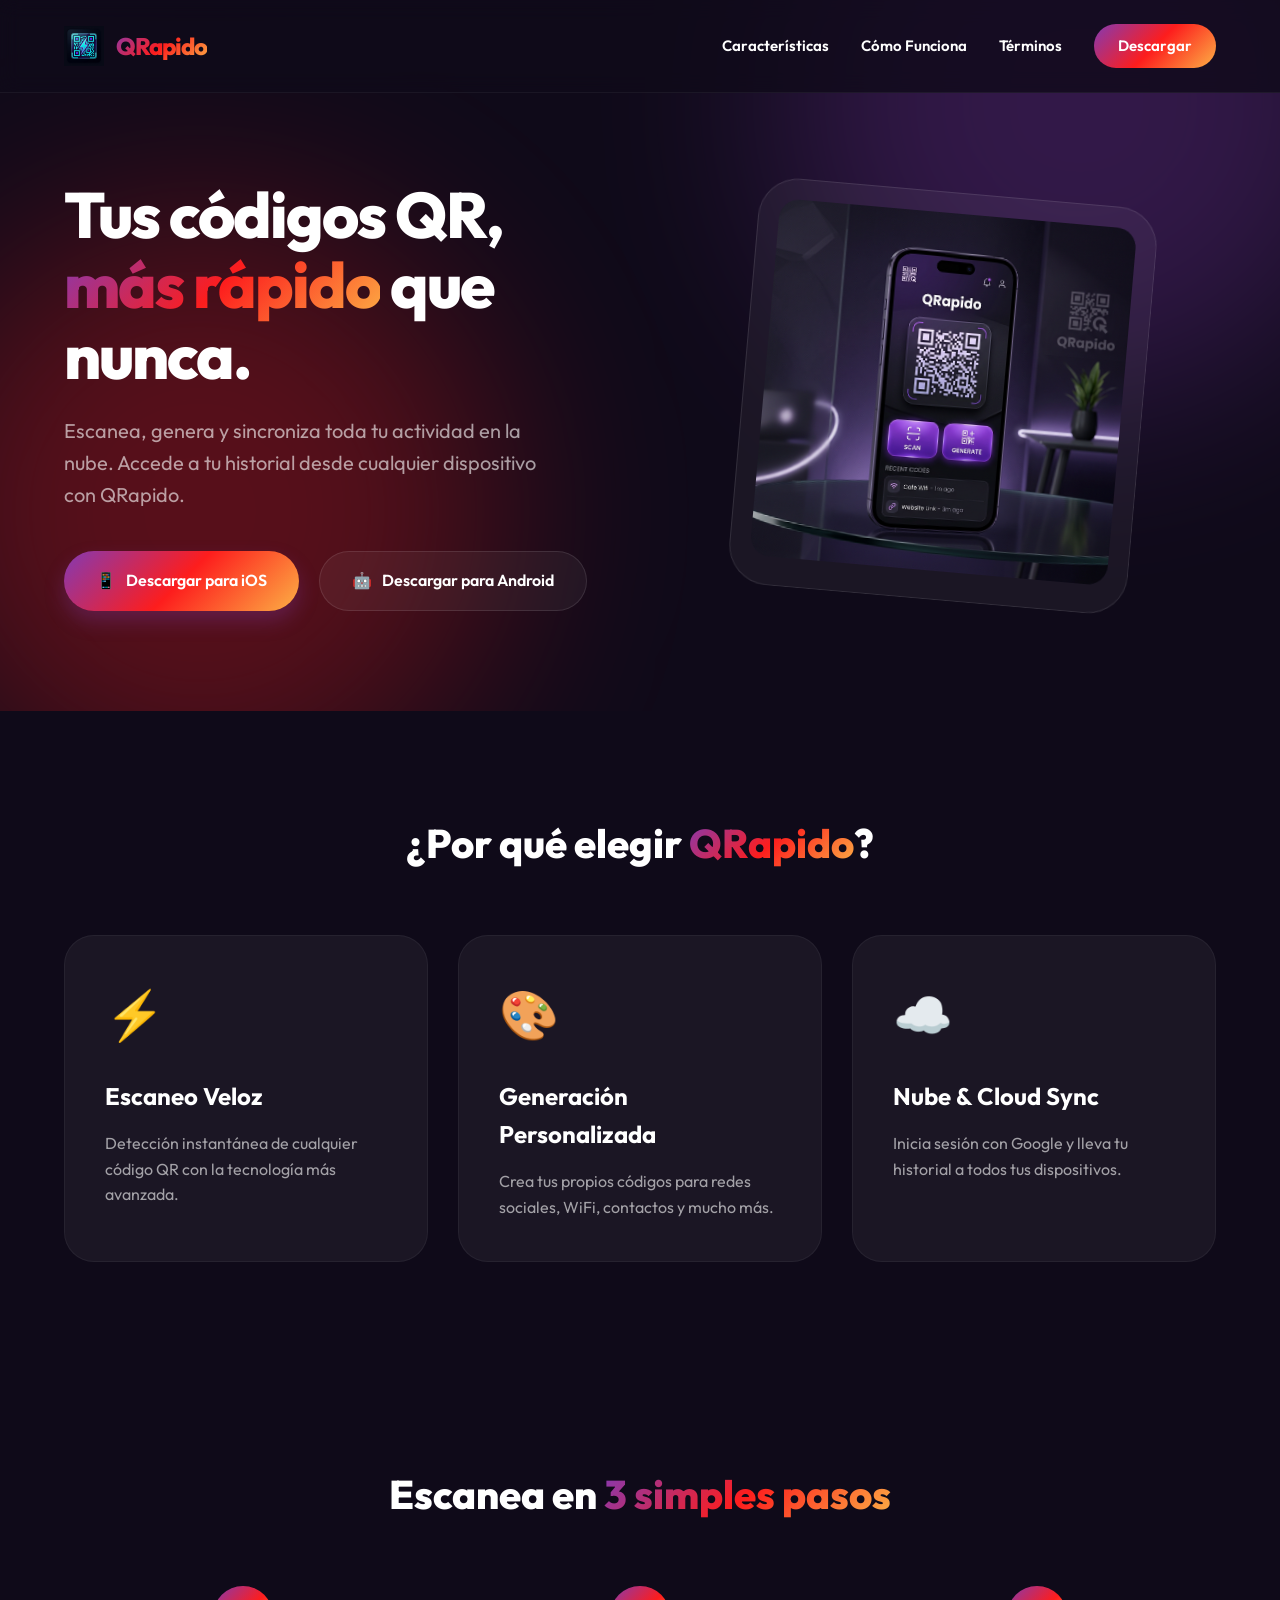
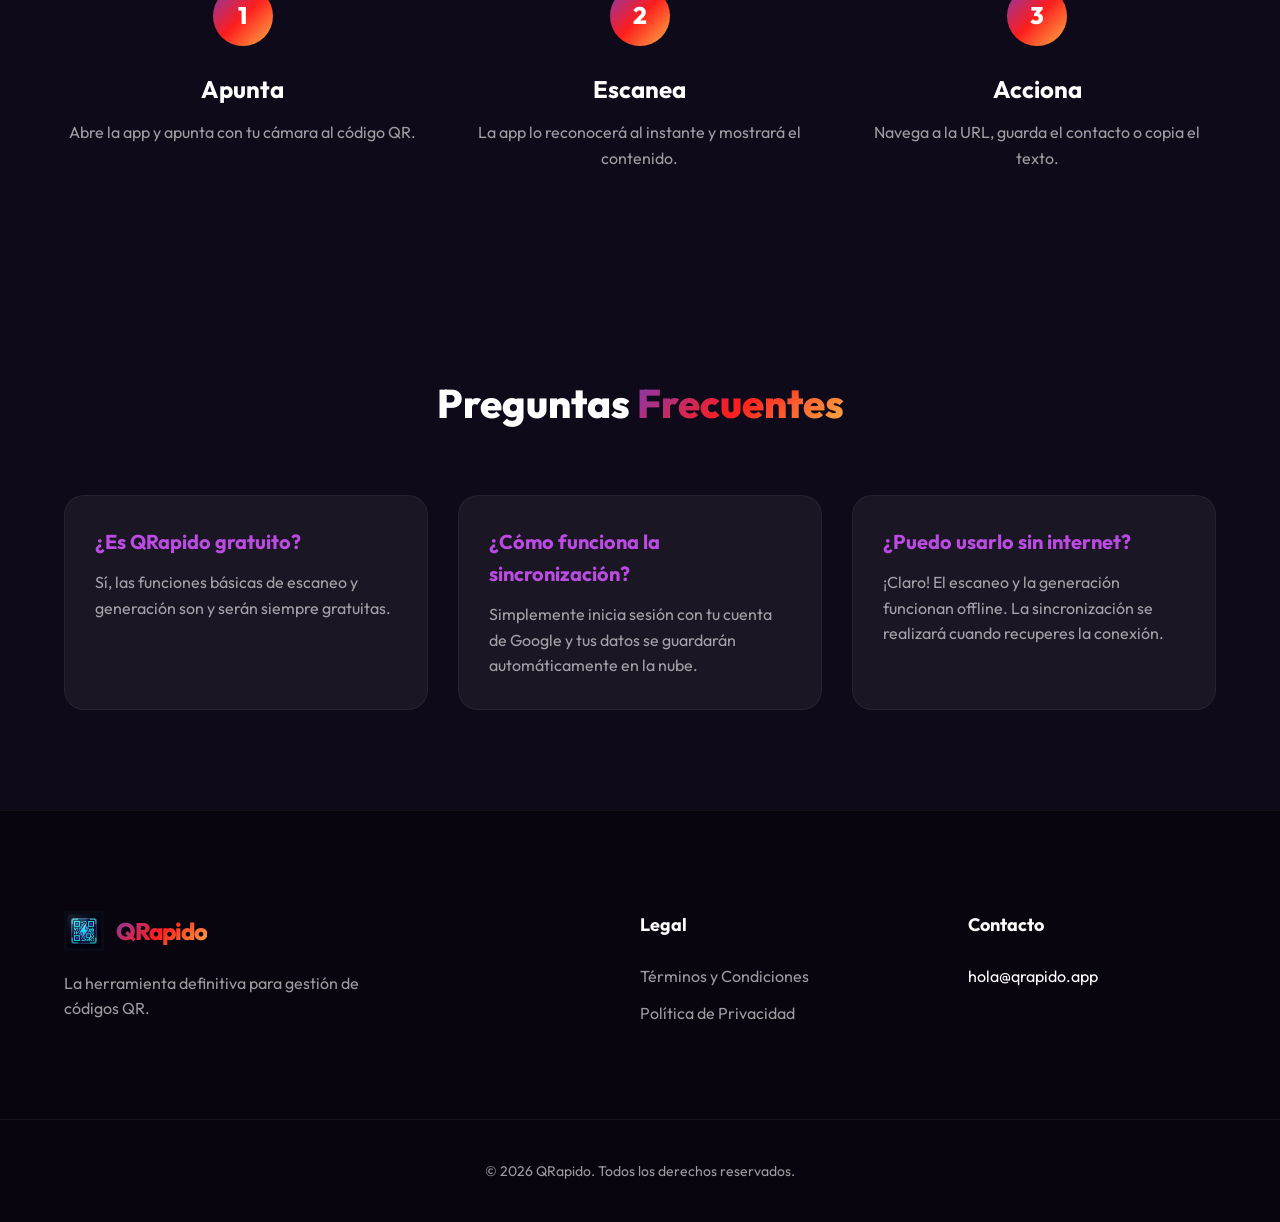
<file: index.html>
<!DOCTYPE html>
<html lang="es">
<head>
    <meta charset="UTF-8">
    <meta name="viewport" content="width=device-width, initial-scale=1.0">
    <title>QRapido - Escanea y Genera QR al Instante</title>
    <meta name="description" content="QRapido es la forma más rápida de escanear y generar códigos QR con sincronización en la nube. Accede a tu historial desde cualquier lugar.">
    <meta name="google-site-verification" content="fm8QwXPN1FKkkklTLNfBCJuHaO3D2OyOeUof0tLWshs" />
    <link rel="preconnect" href="https://fonts.googleapis.com">
    <link rel="preconnect" href="https://fonts.gstatic.com" crossorigin>
    <link href="https://fonts.googleapis.com/css2?family=Outfit:wght@300;400;600;800&display=swap" rel="stylesheet">
    <link rel="stylesheet" href="style.css">
    <link rel="icon" href="favicon.png">
</head>
<body>
    <header class="navbar">
        <div class="container">
            <div class="logo">
                <img src="logo.png" alt="QRapido Logo" class="logo-img">
                <span class="logo-text">QRapido</span>
            </div>
            <nav class="nav-links">
                <a href="#features">Características</a>
                <a href="#how-it-works">Cómo Funciona</a>
                <a href="terms.html">Términos</a>
                <a href="#" class="btn-primary-small">Descargar</a>
            </nav>
        </div>
    </header>

    <main>
        <section class="hero">
            <div class="container hero-grid">
                <div class="hero-content">
                    <h1 class="fade-in">Tus códigos QR, <span class="highlight">más rápido</span> que nunca.</h1>
                    <p class="fade-in delay-1">Escanea, genera y sincroniza toda tu actividad en la nube. Accede a tu historial desde cualquier dispositivo con QRapido.</p>
                    <div class="cta-buttons fade-in delay-2">
                        <a href="#" class="btn-primary">
                            <span class="icon">📱</span> Descargar para iOS
                        </a>
                        <a href="#" class="btn-secondary">
                            <span class="icon">🤖</span> Descargar para Android
                        </a>
                    </div>
                </div>
                <div class="hero-image-container fade-in delay-3">
                    <div class="glass-card">
                        <img src="mockup.png" alt="QRapido App Mockup" class="mockup-img">
                    </div>
                </div>
            </div>
            <div class="hero-bg-blobs">
                <div class="blob blob-1"></div>
                <div class="blob blob-2"></div>
            </div>
        </section>

        <section id="features" class="features">
            <div class="container">
                <h2 class="section-title">¿Por qué elegir <span class="highlight">QRapido</span>?</h2>
                <div class="features-grid">
                    <div class="feature-card">
                        <div class="feature-icon">⚡</div>
                        <h3>Escaneo Veloz</h3>
                        <p>Detección instantánea de cualquier código QR con la tecnología más avanzada.</p>
                    </div>
                    <div class="feature-card">
                        <div class="feature-icon">🎨</div>
                        <h3>Generación Personalizada</h3>
                        <p>Crea tus propios códigos para redes sociales, WiFi, contactos y mucho más.</p>
                    </div>
                    <div class="feature-card">
                        <div class="feature-icon">☁️</div>
                        <h3>Nube & Cloud Sync</h3>
                        <p>Inicia sesión con Google y lleva tu historial a todos tus dispositivos.</p>
                    </div>
                </div>
            </div>
        </section>

        <section id="how-it-works" class="how-it-works">
            <div class="container">
                <h2 class="section-title">Escanea en <span class="highlight">3 simples pasos</span></h2>
                <div class="steps-container">
                    <div class="step">
                        <div class="step-number">1</div>
                        <h3>Apunta</h3>
                        <p>Abre la app y apunta con tu cámara al código QR.</p>
                    </div>
                    <div class="step">
                        <div class="step-number">2</div>
                        <h3>Escanea</h3>
                        <p>La app lo reconocerá al instante y mostrará el contenido.</p>
                    </div>
                    <div class="step">
                        <div class="step-number">3</div>
                        <h3>Acciona</h3>
                        <p>Navega a la URL, guarda el contacto o copia el texto.</p>
                    </div>
                </div>
            </div>
        </section>
        <section id="faq" class="faq">
            <div class="container">
                <h2 class="section-title">Preguntas <span class="highlight">Frecuentes</span></h2>
                <div class="faq-grid">
                    <div class="faq-item">
                        <h4>¿Es QRapido gratuito?</h4>
                        <p>Sí, las funciones básicas de escaneo y generación son y serán siempre gratuitas.</p>
                    </div>
                    <div class="faq-item">
                        <h4>¿Cómo funciona la sincronización?</h4>
                        <p>Simplemente inicia sesión con tu cuenta de Google y tus datos se guardarán automáticamente en la nube.</p>
                    </div>
                    <div class="faq-item">
                        <h4>¿Puedo usarlo sin internet?</h4>
                        <p>¡Claro! El escaneo y la generación funcionan offline. La sincronización se realizará cuando recuperes la conexión.</p>
                    </div>
                </div>
            </div>
        </section>
    </main>

    <footer class="footer">
        <div class="container footer-grid">
            <div class="footer-brand">
                <div class="logo">
                    <img src="logo.png" alt="QRapido Logo" class="logo-img">
                    <span class="logo-text">QRapido</span>
                </div>
                <p>La herramienta definitiva para gestión de códigos QR.</p>
            </div>
            <div class="footer-links">
                <h4>Legal</h4>
                <ul>
                    <li><a href="terms.html">Términos y Condiciones</a></li>
                    <li><a href="privacy.html">Política de Privacidad</a></li>
                </ul>
            </div>
            <div class="footer-social">
                <h4>Contacto</h4>
                <p>hola@qrapido.app</p>
            </div>
        </div>
        <div class="footer-bottom">
            <p>&copy; 2026 QRapido. Todos los derechos reservados.</p>
        </div>
    </footer>
</body>
</html>
</file>
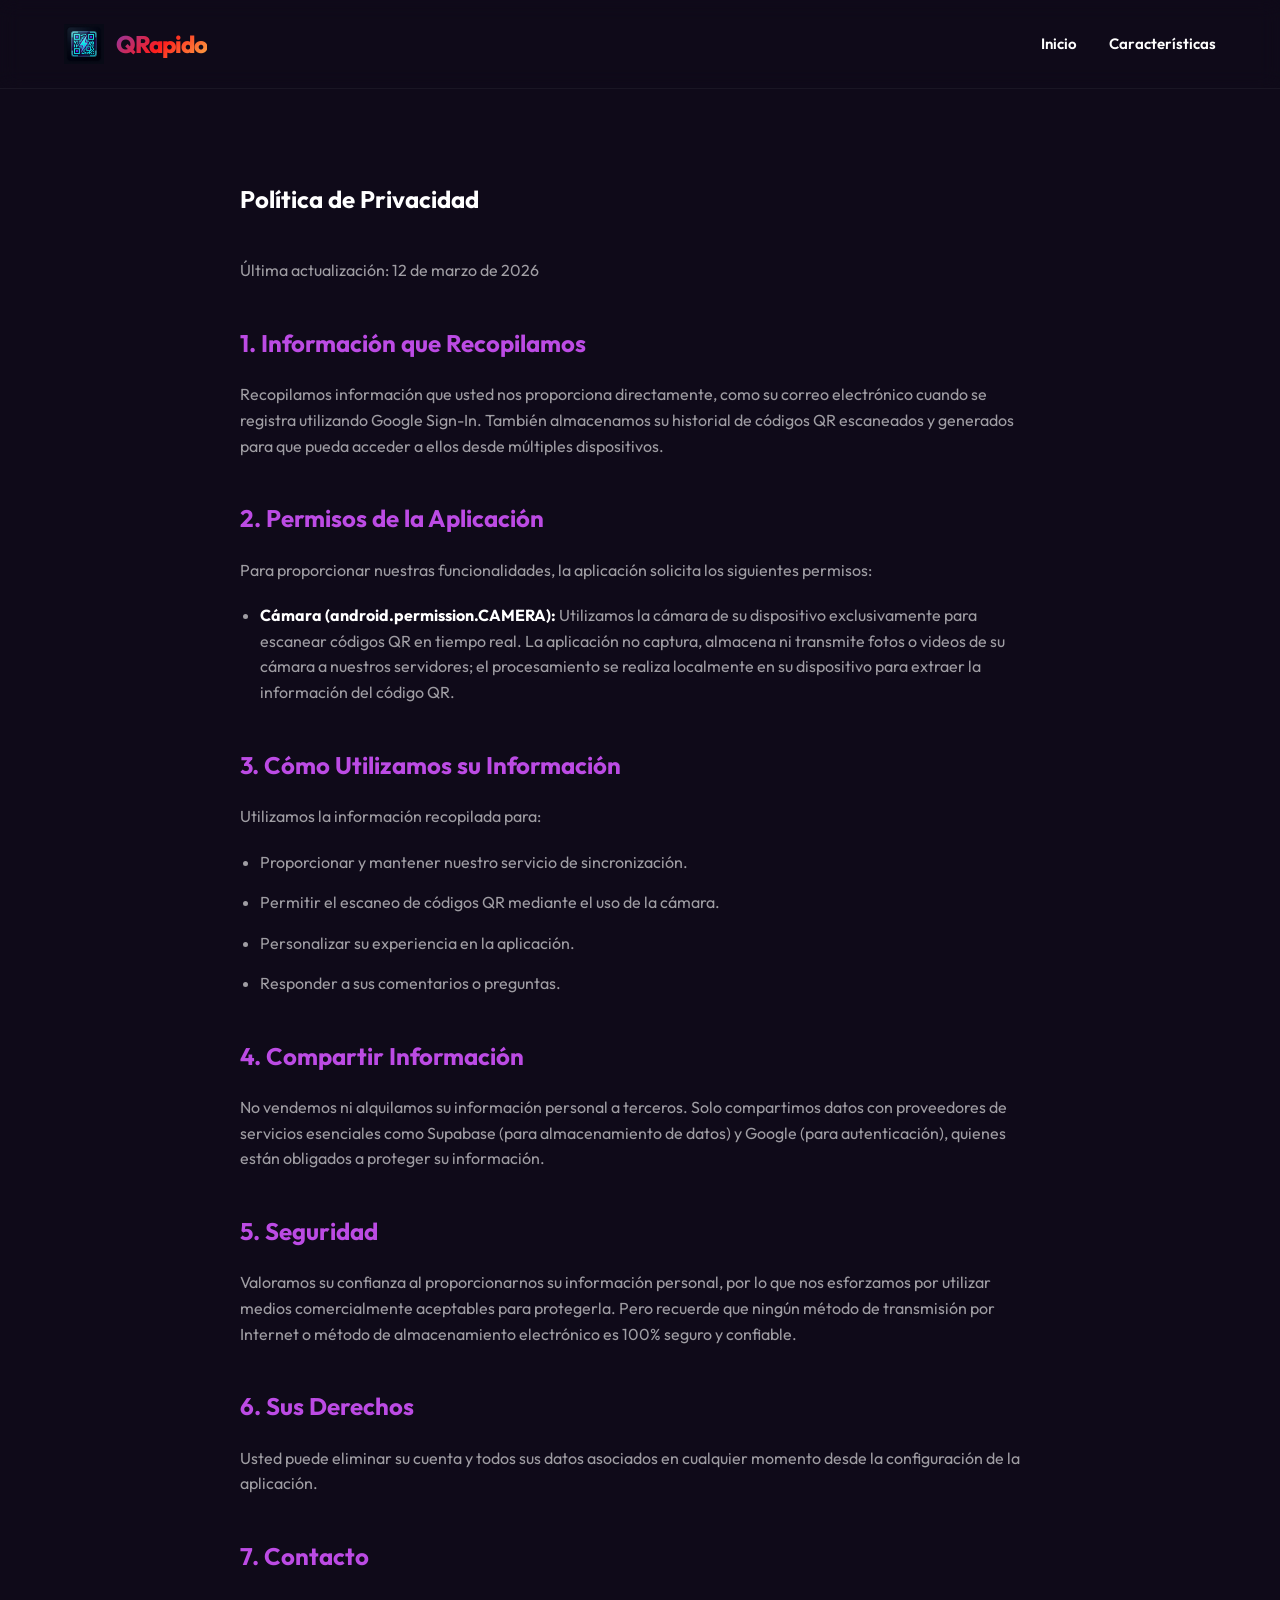
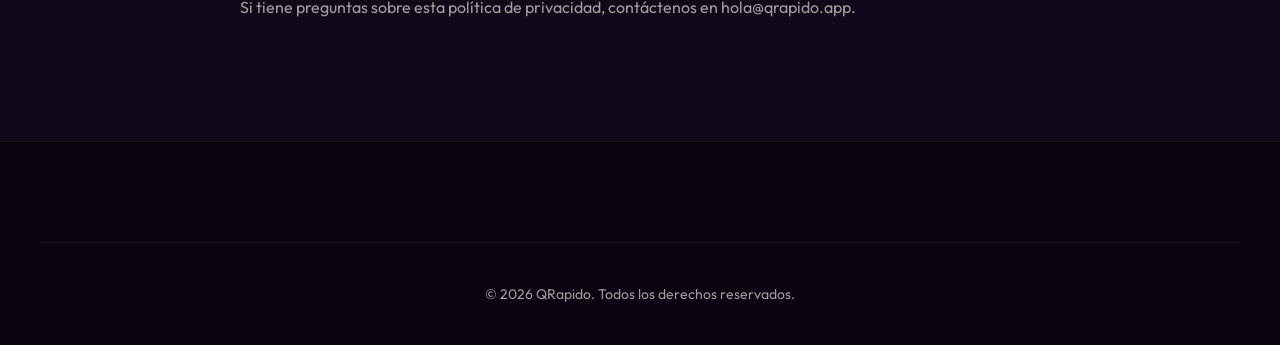
<file: privacy.html>
<!DOCTYPE html>
<html lang="es">
<head>
    <meta charset="UTF-8">
    <meta name="viewport" content="width=device-width, initial-scale=1.0">
    <title>Política de Privacidad - QRapido</title>
    <link href="https://fonts.googleapis.com/css2?family=Outfit:wght@300;400;600;800&display=swap" rel="stylesheet">
    <link rel="stylesheet" href="style.css">
    <link rel="icon" href="favicon.png">
    <style>
        .legal-content {
            padding: 180px 0 100px;
            max-width: 800px;
            margin: 0 auto;
        }
        .legal-content h1 { margin-bottom: 40px; }
        .legal-content h2 { margin-top: 40px; margin-bottom: 20px; color: var(--accent); }
        .legal-content p { margin-bottom: 20px; color: var(--text-muted); }
        .legal-content ul { margin-bottom: 30px; padding-left: 20px; }
        .legal-content li { margin-bottom: 15px; color: var(--text-muted); }
        .legal-content strong { color: var(--text-white); }
    </style>
</head>
<body>
    <header class="navbar">
        <div class="container">
            <div class="logo">
                <a href="index.html" style="text-decoration: none; display: flex; align-items: center; gap: 12px;">
                    <img src="logo.png" alt="QRapido Logo" class="logo-img">
                    <span class="logo-text">QRapido</span>
                </a>
            </div>
            <nav class="nav-links">
                <a href="index.html">Inicio</a>
                <a href="index.html#features">Características</a>
            </nav>
        </div>
    </header>

    <div class="container">
        <article class="legal-content">
            <h1>Política de Privacidad</h1>
            <p>Última actualización: 12 de marzo de 2026</p>

            <h2>1. Información que Recopilamos</h2>
            <p>Recopilamos información que usted nos proporciona directamente, como su correo electrónico cuando se registra utilizando Google Sign-In. También almacenamos su historial de códigos QR escaneados y generados para que pueda acceder a ellos desde múltiples dispositivos.</p>

            <h2>2. Permisos de la Aplicación</h2>
            <p>Para proporcionar nuestras funcionalidades, la aplicación solicita los siguientes permisos:</p>
            <ul>
                <li><strong>Cámara (android.permission.CAMERA):</strong> Utilizamos la cámara de su dispositivo exclusivamente para escanear códigos QR en tiempo real. La aplicación no captura, almacena ni transmite fotos o videos de su cámara a nuestros servidores; el procesamiento se realiza localmente en su dispositivo para extraer la información del código QR.</li>
            </ul>

            <h2>3. Cómo Utilizamos su Información</h2>
            <p>Utilizamos la información recopilada para:</p>
            <ul>
                <li>Proporcionar y mantener nuestro servicio de sincronización.</li>
                <li>Permitir el escaneo de códigos QR mediante el uso de la cámara.</li>
                <li>Personalizar su experiencia en la aplicación.</li>
                <li>Responder a sus comentarios o preguntas.</li>
            </ul>

            <h2>4. Compartir Información</h2>
            <p>No vendemos ni alquilamos su información personal a terceros. Solo compartimos datos con proveedores de servicios esenciales como Supabase (para almacenamiento de datos) y Google (para autenticación), quienes están obligados a proteger su información.</p>

            <h2>5. Seguridad</h2>
            <p>Valoramos su confianza al proporcionarnos su información personal, por lo que nos esforzamos por utilizar medios comercialmente aceptables para protegerla. Pero recuerde que ningún método de transmisión por Internet o método de almacenamiento electrónico es 100% seguro y confiable.</p>

            <h2>6. Sus Derechos</h2>
            <p>Usted puede eliminar su cuenta y todos sus datos asociados en cualquier momento desde la configuración de la aplicación.</p>

            <h2>7. Contacto</h2>
            <p>Si tiene preguntas sobre esta política de privacidad, contáctenos en hola@qrapido.app.</p>
        </article>
    </div>

    <footer class="footer">
        <div class="container footer-bottom">
            <p>&copy; 2026 QRapido. Todos los derechos reservados.</p>
        </div>
    </footer>
</body>
</html>
</file>
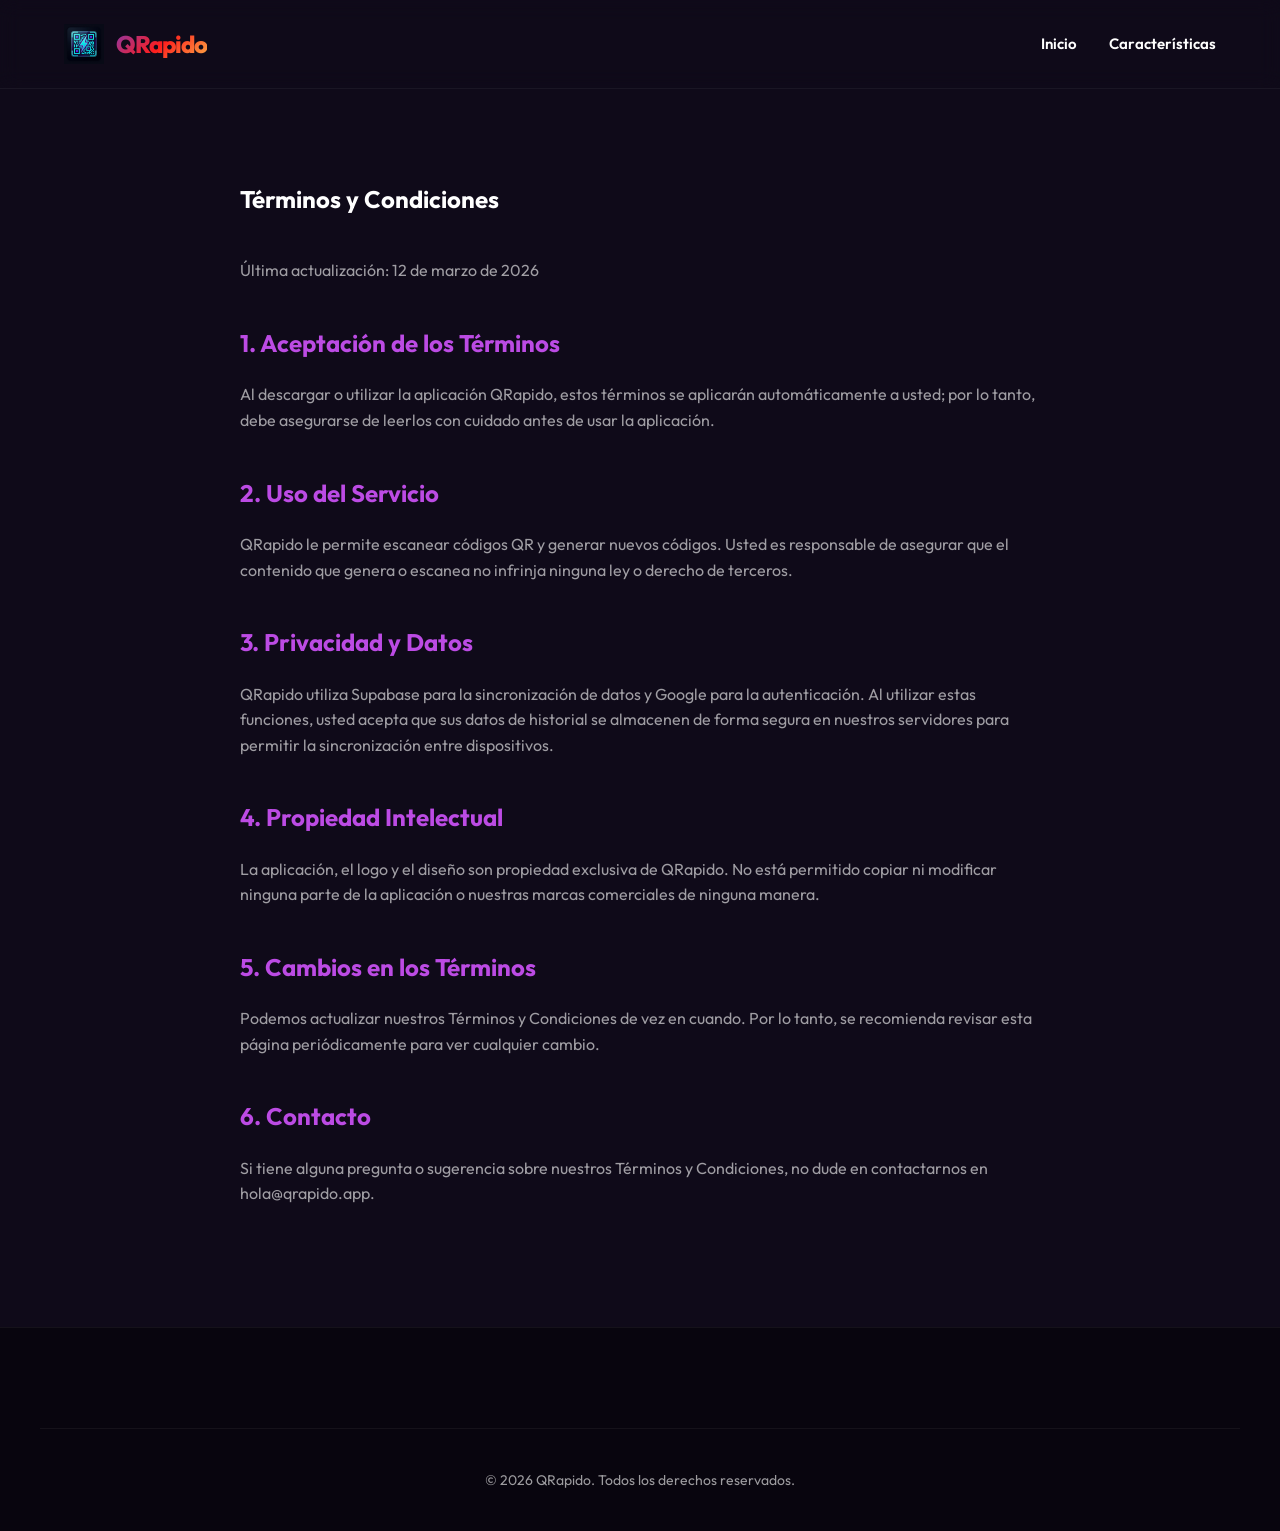
<file: terms.html>
<!DOCTYPE html>
<html lang="es">
<head>
    <meta charset="UTF-8">
    <meta name="viewport" content="width=device-width, initial-scale=1.0">
    <title>Términos y Condiciones - QRapido</title>
    <link href="https://fonts.googleapis.com/css2?family=Outfit:wght@300;400;600;800&display=swap" rel="stylesheet">
    <link rel="stylesheet" href="style.css">
    <link rel="icon" href="favicon.png">
    <style>
        .legal-content {
            padding: 180px 0 100px;
            max-width: 800px;
            margin: 0 auto;
        }
        .legal-content h1 { margin-bottom: 40px; }
        .legal-content h2 { margin-top: 40px; margin-bottom: 20px; color: var(--accent); }
        .legal-content p { margin-bottom: 20px; color: var(--text-muted); }
        .legal-content ul { margin-bottom: 30px; padding-left: 20px; }
        .legal-content li { margin-bottom: 15px; color: var(--text-muted); }
        .legal-content strong { color: var(--text-white); }
    </style>
</head>
<body>
    <header class="navbar">
        <div class="container">
            <div class="logo">
                <a href="index.html" style="text-decoration: none; display: flex; align-items: center; gap: 12px;">
                    <img src="logo.png" alt="QRapido Logo" class="logo-img">
                    <span class="logo-text">QRapido</span>
                </a>
            </div>
            <nav class="nav-links">
                <a href="index.html">Inicio</a>
                <a href="index.html#features">Características</a>
            </nav>
        </div>
    </header>

    <div class="container">
        <article class="legal-content">
            <h1>Términos y Condiciones</h1>
            <p>Última actualización: 12 de marzo de 2026</p>

            <h2>1. Aceptación de los Términos</h2>
            <p>Al descargar o utilizar la aplicación QRapido, estos términos se aplicarán automáticamente a usted; por lo tanto, debe asegurarse de leerlos con cuidado antes de usar la aplicación.</p>

            <h2>2. Uso del Servicio</h2>
            <p>QRapido le permite escanear códigos QR y generar nuevos códigos. Usted es responsable de asegurar que el contenido que genera o escanea no infrinja ninguna ley o derecho de terceros.</p>

            <h2>3. Privacidad y Datos</h2>
            <p>QRapido utiliza Supabase para la sincronización de datos y Google para la autenticación. Al utilizar estas funciones, usted acepta que sus datos de historial se almacenen de forma segura en nuestros servidores para permitir la sincronización entre dispositivos.</p>

            <h2>4. Propiedad Intelectual</h2>
            <p>La aplicación, el logo y el diseño son propiedad exclusiva de QRapido. No está permitido copiar ni modificar ninguna parte de la aplicación o nuestras marcas comerciales de ninguna manera.</p>

            <h2>5. Cambios en los Términos</h2>
            <p>Podemos actualizar nuestros Términos y Condiciones de vez en cuando. Por lo tanto, se recomienda revisar esta página periódicamente para ver cualquier cambio.</p>

            <h2>6. Contacto</h2>
            <p>Si tiene alguna pregunta o sugerencia sobre nuestros Términos y Condiciones, no dude en contactarnos en hola@qrapido.app.</p>
        </article>
    </div>

    <footer class="footer">
        <div class="container footer-bottom">
            <p>&copy; 2026 QRapido. Todos los derechos reservados.</p>
        </div>
    </footer>
</body>
</html>
</file>
<file: style.css>
:root {
    --primary: #833ab4;
    --primary-gradient: linear-gradient(135deg, #833ab4 0%, #fd1d1d 50%, #fcb045 100%);
    --bg-dark: #0f0a19;
    --card-bg: rgba(255, 255, 255, 0.05);
    --text-white: #ffffff;
    --text-muted: rgba(255, 255, 255, 0.6);
    --accent: #bc4be4;
    --transition: all 0.3s cubic-bezier(0.4, 0, 0.2, 1);
}

* {
    margin: 0;
    padding: 0;
    box-sizing: border-box;
}

body {
    font-family: 'Outfit', sans-serif;
    background-color: var(--bg-dark);
    color: var(--text-white);
    line-height: 1.6;
    overflow-x: hidden;
}

.container {
    max-width: 1200px;
    margin: 0 auto;
    padding: 0 24px;
}

/* Navbar */
.navbar {
    padding: 24px 0;
    position: fixed;
    width: 100%;
    top: 0;
    z-index: 1000;
    background: rgba(15, 10, 25, 0.8);
    backdrop-filter: blur(10px);
    border-bottom: 1px solid rgba(255, 255, 255, 0.05);
}

.navbar .container {
    display: flex;
    justify-content: space-between;
    align-items: center;
}

.logo {
    display: flex;
    align-items: center;
    gap: 12px;
}

.logo-img {
    height: 40px;
}

.logo-text {
    font-size: 24px;
    font-weight: 800;
    letter-spacing: -1px;
    background: var(--primary-gradient);
    -webkit-background-clip: text;
    background-clip: text;
    -webkit-text-fill-color: transparent;
}

.nav-links {
    display: flex;
    gap: 32px;
    align-items: center;
}

.nav-links a {
    color: var(--text-white);
    text-decoration: none;
    font-weight: 600;
    font-size: 15px;
    transition: var(--transition);
}

.nav-links a:hover {
    color: var(--accent);
}

/* Buttons */
.btn-primary {
    background: var(--primary-gradient);
    padding: 16px 32px;
    border-radius: 50px;
    color: white;
    text-decoration: none;
    font-weight: 600;
    display: inline-flex;
    align-items: center;
    gap: 10px;
    transition: var(--transition);
    border: none;
    box-shadow: 0 10px 20px rgba(131, 58, 180, 0.3);
}

.btn-primary:hover {
    transform: translateY(-3px);
    box-shadow: 0 15px 30px rgba(131, 58, 180, 0.5);
}

.btn-secondary {
    background: rgba(255, 255, 255, 0.05);
    padding: 16px 32px;
    border-radius: 50px;
    color: white;
    text-decoration: none;
    font-weight: 600;
    display: inline-flex;
    align-items: center;
    gap: 10px;
    transition: var(--transition);
    border: 1px solid rgba(255, 255, 255, 0.1);
}

.btn-secondary:hover {
    background: rgba(255, 255, 255, 0.1);
    transform: translateY(-3px);
}

.btn-primary-small {
    background: var(--primary-gradient);
    padding: 10px 24px;
    border-radius: 50px;
    color: white;
    text-decoration: none;
    font-weight: 600;
    font-size: 14px;
}

/* Hero Section */
.hero {
    padding: 180px 0 100px;
    position: relative;
    overflow: hidden;
}

.hero-grid {
    display: grid;
    grid-template-columns: 1fr 1fr;
    gap: 60px;
    align-items: center;
}

.hero-content h1 {
    font-size: 64px;
    font-weight: 800;
    line-height: 1.1;
    margin-bottom: 24px;
    letter-spacing: -2px;
}

.highlight {
    background: var(--primary-gradient);
    -webkit-background-clip: text;
    background-clip: text;
    -webkit-text-fill-color: transparent;
}

.hero-content p {
    font-size: 20px;
    color: var(--text-muted);
    margin-bottom: 40px;
    max-width: 500px;
}

.cta-buttons {
    display: flex;
    gap: 20px;
}

.hero-image-container {
    position: relative;
    display: flex;
    justify-content: center;
}

.glass-card {
    background: var(--card-bg);
    backdrop-filter: blur(20px);
    border-radius: 40px;
    padding: 20px;
    border: 1px solid rgba(255, 255, 255, 0.1);
    transform: rotate(5deg);
    transition: var(--transition);
    max-width: 400px;
}

.glass-card:hover {
    transform: rotate(0deg) scale(1.05);
}

.mockup-img {
    width: 100%;
    border-radius: 20px;
}

/* Background Blobs */
.hero-bg-blobs .blob {
    position: absolute;
    width: 600px;
    height: 600px;
    border-radius: 50%;
    filter: blur(100px);
    z-index: -1;
    opacity: 0.3;
}

.blob-1 {
    top: -200px;
    right: -100px;
    background: #833ab4;
}

.blob-2 {
    bottom: -100px;
    left: -100px;
    background: #fd1d1d;
}

/* Features Section */
.features {
    padding: 100px 0;
}

.section-title {
    font-size: 40px;
    font-weight: 800;
    text-align: center;
    margin-bottom: 60px;
}

.features-grid {
    display: grid;
    grid-template-columns: repeat(3, 1fr);
    gap: 30px;
}

.feature-card {
    background: var(--card-bg);
    padding: 40px;
    border-radius: 30px;
    border: 1px solid rgba(255, 255, 255, 0.05);
    transition: var(--transition);
}

.feature-card:hover {
    background: rgba(255, 255, 255, 0.08);
    transform: translateY(-10px);
    border-color: rgba(255, 255, 255, 0.15);
}

.feature-icon {
    font-size: 48px;
    margin-bottom: 24px;
}

.feature-card h3 {
    font-size: 24px;
    margin-bottom: 16px;
    font-weight: 700;
}

.feature-card p {
    color: var(--text-muted);
}

/* How it works */
.how-it-works {
    padding: 100px 0;
}

.steps-container {
    display: flex;
    justify-content: space-between;
    gap: 40px;
    margin-top: 60px;
}

.step {
    flex: 1;
    text-align: center;
}

.step-number {
    width: 60px;
    height: 60px;
    background: var(--primary-gradient);
    border-radius: 50%;
    display: flex;
    align-items: center;
    justify-content: center;
    font-size: 24px;
    font-weight: 800;
    margin: 0 auto 24px;
    color: white;
}

.step h3 {
    font-size: 24px;
    margin-bottom: 12px;
}

.step p {
    color: var(--text-muted);
}

/* Footer */
.footer {
    padding: 100px 0 40px;
    background: #08050e;
    border-top: 1px solid rgba(255, 255, 255, 0.05);
}

.footer-grid {
    display: grid;
    grid-template-columns: 2fr 1fr 1fr;
    gap: 80px;
    margin-bottom: 80px;
}

.footer-brand p {
    margin-top: 20px;
    color: var(--text-muted);
    max-width: 300px;
}

.footer-links h4, .footer-social h4 {
    margin-bottom: 24px;
    font-size: 18px;
    font-weight: 700;
}

.footer-links ul {
    list-style: none;
}

.footer-links ul li {
    margin-bottom: 12px;
}

.footer-links a {
    color: var(--text-muted);
    text-decoration: none;
    transition: var(--transition);
}

.footer-links a:hover {
    color: var(--text-white);
}

.footer-bottom {
    text-align: center;
    padding-top: 40px;
    border-top: 1px solid rgba(255, 255, 255, 0.05);
    color: var(--text-muted);
    font-size: 14px;
}

/* FAQ Section */
.faq {
    padding: 100px 0;
}

.faq-grid {
    display: grid;
    grid-template-columns: repeat(auto-fit, minmax(300px, 1fr));
    gap: 30px;
}

.faq-item {
    background: var(--card-bg);
    padding: 30px;
    border-radius: 20px;
    border: 1px solid rgba(255, 255, 255, 0.05);
}

.faq-item h4 {
    font-size: 20px;
    margin-bottom: 12px;
    color: var(--accent);
}

.faq-item p {
    color: var(--text-muted);
}

/* Animations */
@keyframes fadeInUp {
    from {
        opacity: 0;
        transform: translateY(30px);
    }
    to {
        opacity: 1;
        transform: translateY(0);
    }
}

.fade-in {
    animation: fadeInUp 0.8s ease-out forwards;
}

.delay-1 { animation-delay: 0.2s; }
.delay-2 { animation-delay: 0.4s; }
.delay-3 { animation-delay: 0.6s; }

/* Responsive */
@media (max-width: 968px) {
    .hero-grid {
        grid-template-columns: 1fr;
        text-align: center;
    }
    
    .hero-content p {
        margin: 0 auto 40px;
    }
    
    .cta-buttons {
        justify-content: center;
    }
    
    .features-grid {
        grid-template-columns: 1fr;
    }
    
    .steps-container {
        flex-direction: column;
    }
    
    .hero-content h1 {
        font-size: 48px;
    }
    
    .footer-grid {
        grid-template-columns: 1fr;
        gap: 40px;
    }
}
</file>
